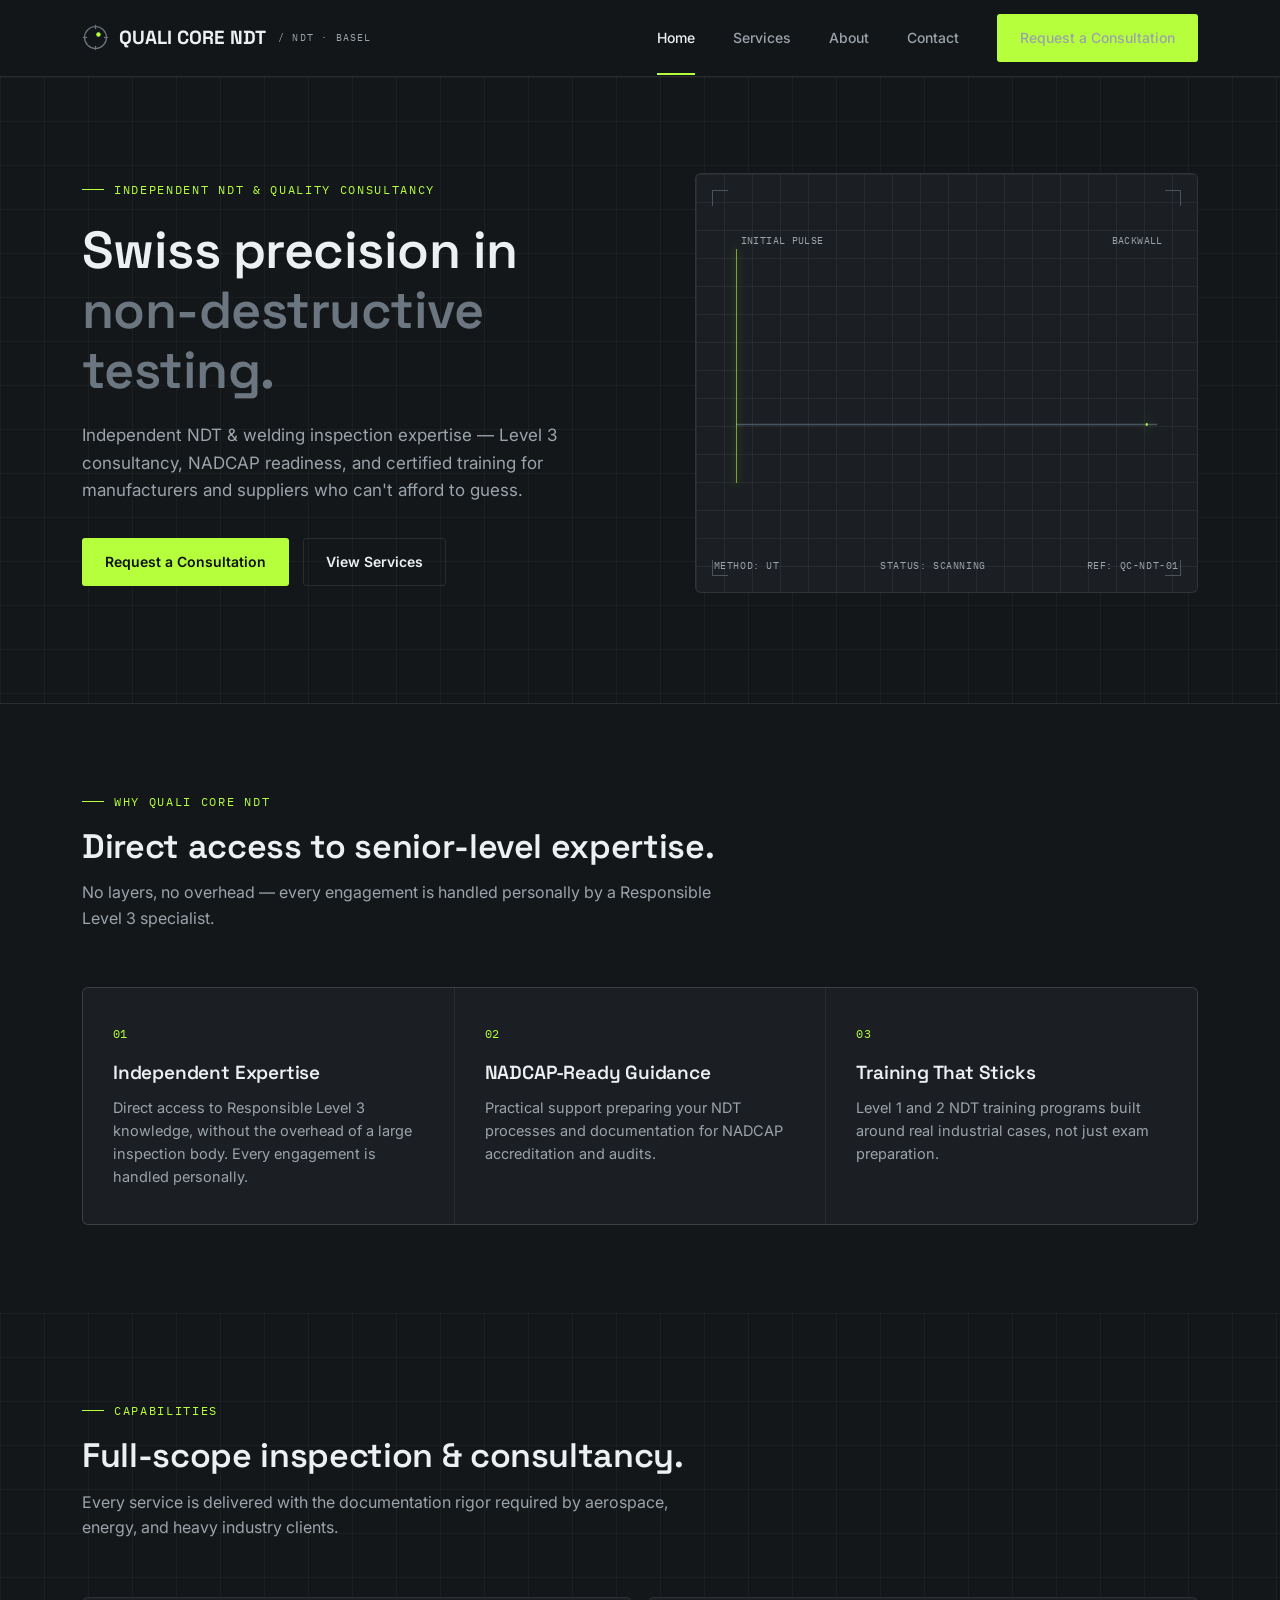
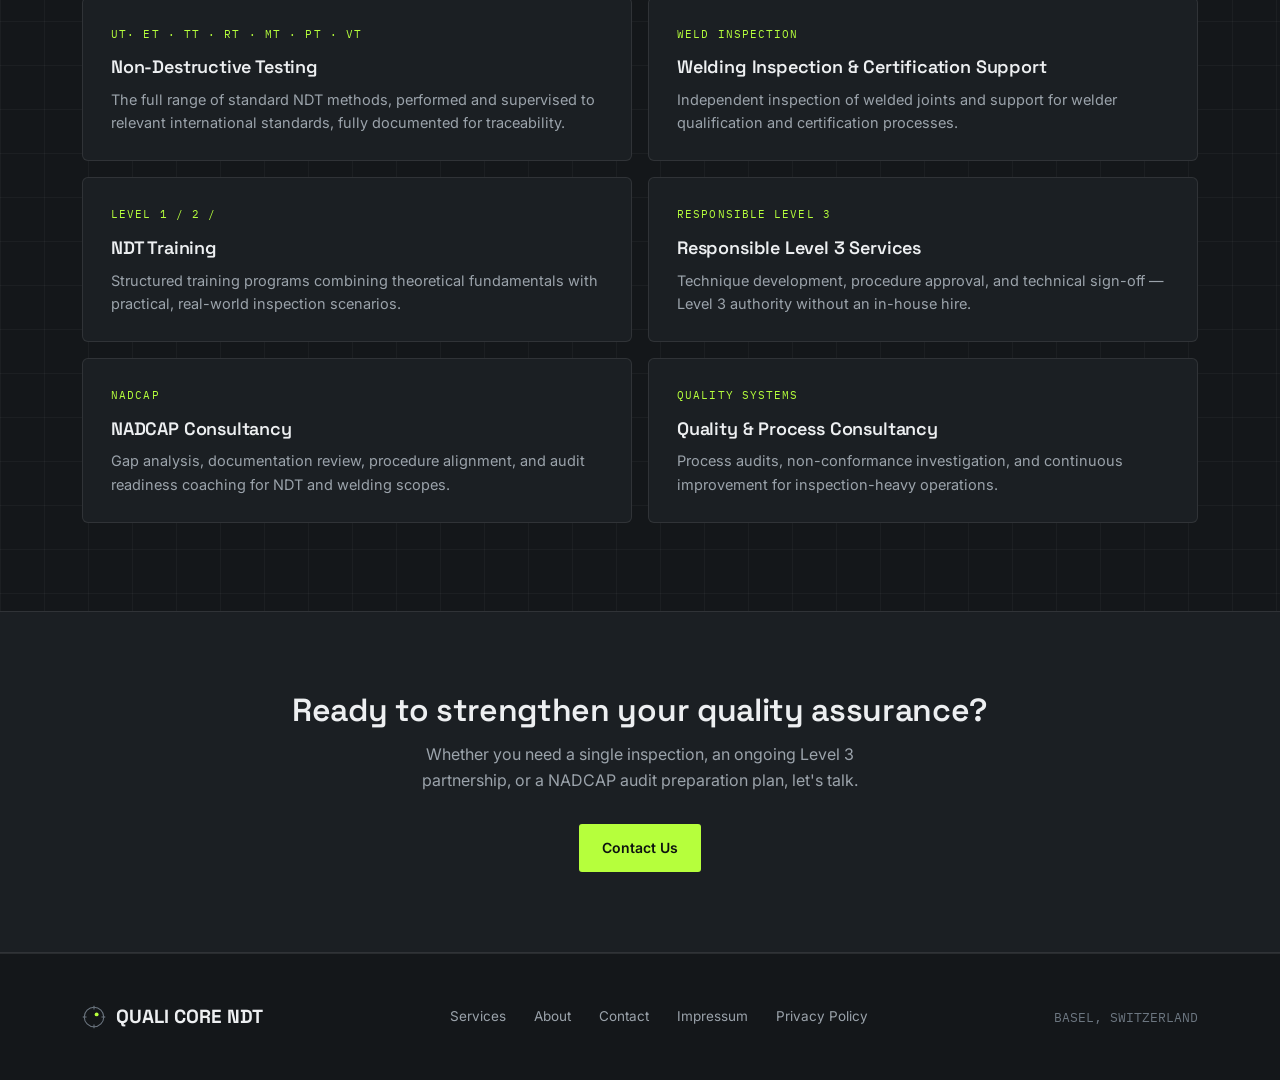
<file: index.html>
<!DOCTYPE html>
<html lang="en">
<head>
  <meta name="google-site-verification" content="TnJyUaphBiDFn_pZKr3tP6gdYuGs1Bc7Zbn0oc08zFM" />
<meta charset="UTF-8">
<meta name="viewport" content="width=device-width, initial-scale=1.0">
<title>QUALI CORE NDT | Independent NDT, Welding Inspection &amp; Level 3 Consultancy — Basel, Switzerland</title>
<meta name="description" content="Independent NDT inspection, welding certification support, Level 3 consultancy, and NADCAP readiness services based in Basel, Switzerland. Contact Onur Yeter for expert quality assurance.">
<link rel="icon" type="image/svg+xml" href="favicon.svg">
<link rel="stylesheet" href="styles.css">
</head>
<body>

<header class="site-header">
  <div class="wrap">
    <a href="index.html" class="logo"><svg class="logo-mark" viewBox="0 0 32 32" xmlns="http://www.w3.org/2000/svg"><circle cx="16" cy="16" r="13" fill="none" stroke="#6C7680" stroke-width="1.4"/><line x1="16" y1="1" x2="16" y2="6" stroke="#6C7680" stroke-width="1.4"/><line x1="16" y1="26" x2="16" y2="31" stroke="#6C7680" stroke-width="1.4"/><line x1="1" y1="16" x2="6" y2="16" stroke="#6C7680" stroke-width="1.4"/><line x1="26" y1="16" x2="31" y2="16" stroke="#6C7680" stroke-width="1.4"/><circle cx="19.5" cy="12.5" r="2.6" fill="#B6FF3C"/></svg>QUALI CORE NDT<span class="sub">/ NDT · BASEL</span></a>
    <nav class="main-nav">
      <a href="index.html" class="active">Home</a>
      <a href="services.html">Services</a>
      <a href="about.html">About</a>
      <a href="contact.html">Contact</a>
      <a href="contact.html" class="btn btn-primary">Request a Consultation</a>
    </nav>
    <button class="menu-toggle" aria-label="Menu">☰</button>
  </div>
</header>

<section class="hero blueprint">
  <div class="wrap">
    <div>
      <div class="eyebrow">INDEPENDENT NDT &amp; QUALITY CONSULTANCY</div>
      <h1>Swiss precision in<br><span class="line2">non-destructive testing.</span></h1>
      <p class="lede">Independent NDT &amp; welding inspection expertise — Level 3 consultancy, NADCAP readiness, and certified training for manufacturers and suppliers who can't afford to guess.</p>
      <div class="hero-ctas">
        <a href="contact.html" class="btn btn-primary">Request a Consultation</a>
        <a href="services.html" class="btn btn-outline">View Services</a>
      </div>
    </div>
    <div class="scan-panel">
      <div class="grid-bg"></div>
      <div class="corner tl"></div><div class="corner tr"></div>
      <div class="corner bl"></div><div class="corner br"></div>
      <div class="oscilloscope">
        <svg viewBox="0 0 400 160" preserveAspectRatio="none" style="width:100%;height:100%;overflow:visible">
          <line class="baseline" x1="0" y1="120" x2="400" y2="120"/>
          <path class="trace" pathLength="300"
            d="M10,120 L18,120 L23,12 L28,120 L120,120 L195,120 L202,62 L209,120 L340,120 L349,30 L358,120 L390,120"/>
        </svg>
        <div class="sweep-line"></div>
      </div>
      <span class="scan-tag ip mono">INITIAL PULSE</span>
      <span class="scan-tag flaw mono">FLAW ECHO · 0.4mm</span>
      <span class="scan-tag bw mono">BACKWALL</span>
      <div class="readout">
        <span>METHOD: UT</span>
        <span>STATUS: SCANNING</span>
        <span>REF: QC-NDT-01</span>
      </div>
    </div>
  </div>
</section>

<section>
  <div class="wrap">
    <div class="section-head">
      <div class="eyebrow">WHY QUALI CORE NDT</div>
      <h2>Direct access to senior-level expertise.</h2>
      <p>No layers, no overhead — every engagement is handled personally by a Responsible Level 3 specialist.</p>
    </div>
    <div class="features">
      <div class="feature">
        <span class="num mono">01</span>
        <h3>Independent Expertise</h3>
        <p>Direct access to Responsible Level 3 knowledge, without the overhead of a large inspection body. Every engagement is handled personally.</p>
      </div>
      <div class="feature">
        <span class="num mono">02</span>
        <h3>NADCAP-Ready Guidance</h3>
        <p>Practical support preparing your NDT processes and documentation for NADCAP accreditation and audits.</p>
      </div>
      <div class="feature">
        <span class="num mono">03</span>
        <h3>Training That Sticks</h3>
        <p>Level 1 and 2 NDT training programs built around real industrial cases, not just exam preparation.</p>
      </div>
    </div>
  </div>
</section>

<section class="blueprint">
  <div class="wrap">
    <div class="section-head">
      <div class="eyebrow">CAPABILITIES</div>
      <h2>Full-scope inspection &amp; consultancy.</h2>
      <p>Every service is delivered with the documentation rigor required by aerospace, energy, and heavy industry clients.</p>
    </div>
    <div class="services-grid">
      <div class="service-card">
        <span class="code mono">UT· ET · TT · RT · MT · PT · VT</span>
        <h3>Non-Destructive Testing</h3>
        <p>The full range of standard NDT methods, performed and supervised to relevant international standards, fully documented for traceability.</p>
      </div>
      <div class="service-card">
        <span class="code mono">WELD INSPECTION</span>
        <h3>Welding Inspection &amp; Certification Support</h3>
        <p>Independent inspection of welded joints and support for welder qualification and certification processes.</p>
      </div>
      <div class="service-card">
        <span class="code mono">LEVEL 1 / 2 / </span>
        <h3>NDT Training</h3>
        <p>Structured training programs combining theoretical fundamentals with practical, real-world inspection scenarios.</p>
      </div>
      <div class="service-card">
        <span class="code mono">RESPONSIBLE LEVEL 3</span>
        <h3>Responsible Level 3 Services</h3>
        <p>Technique development, procedure approval, and technical sign-off — Level 3 authority without an in-house hire.</p>
      </div>
      <div class="service-card">
        <span class="code mono">NADCAP</span>
        <h3>NADCAP Consultancy</h3>
        <p>Gap analysis, documentation review, procedure alignment, and audit readiness coaching for NDT and welding scopes.</p>
      </div>
      <div class="service-card">
        <span class="code mono">QUALITY SYSTEMS</span>
        <h3>Quality &amp; Process Consultancy</h3>
        <p>Process audits, non-conformance investigation, and continuous improvement for inspection-heavy operations.</p>
      </div>
    </div>
  </div>
</section>

<section class="cta-band">
  <div class="wrap">
    <h2>Ready to strengthen your quality assurance?</h2>
    <p>Whether you need a single inspection, an ongoing Level 3 partnership, or a NADCAP audit preparation plan, let's talk.</p>
    <a href="contact.html" class="btn btn-primary">Contact Us</a>
  </div>
</section>

<footer>
  <div class="wrap">
    <div class="logo"><svg class="logo-mark" viewBox="0 0 32 32" xmlns="http://www.w3.org/2000/svg"><circle cx="16" cy="16" r="13" fill="none" stroke="#6C7680" stroke-width="1.4"/><line x1="16" y1="1" x2="16" y2="6" stroke="#6C7680" stroke-width="1.4"/><line x1="16" y1="26" x2="16" y2="31" stroke="#6C7680" stroke-width="1.4"/><line x1="1" y1="16" x2="6" y2="16" stroke="#6C7680" stroke-width="1.4"/><line x1="26" y1="16" x2="31" y2="16" stroke="#6C7680" stroke-width="1.4"/><circle cx="19.5" cy="12.5" r="2.6" fill="#B6FF3C"/></svg>QUALI CORE NDT</div>
    <div class="foot-links">
      <a href="services.html">Services</a>
      <a href="about.html">About</a>
      <a href="contact.html">Contact</a>
      <a href="impressum.html">Impressum</a>
      <a href="privacy-policy.html">Privacy Policy</a>
    </div>
    <div class="copy">BASEL, SWITZERLAND</div>
  </div>
</footer>

<script src="script.js"></script>
</body>
</html>
</file>
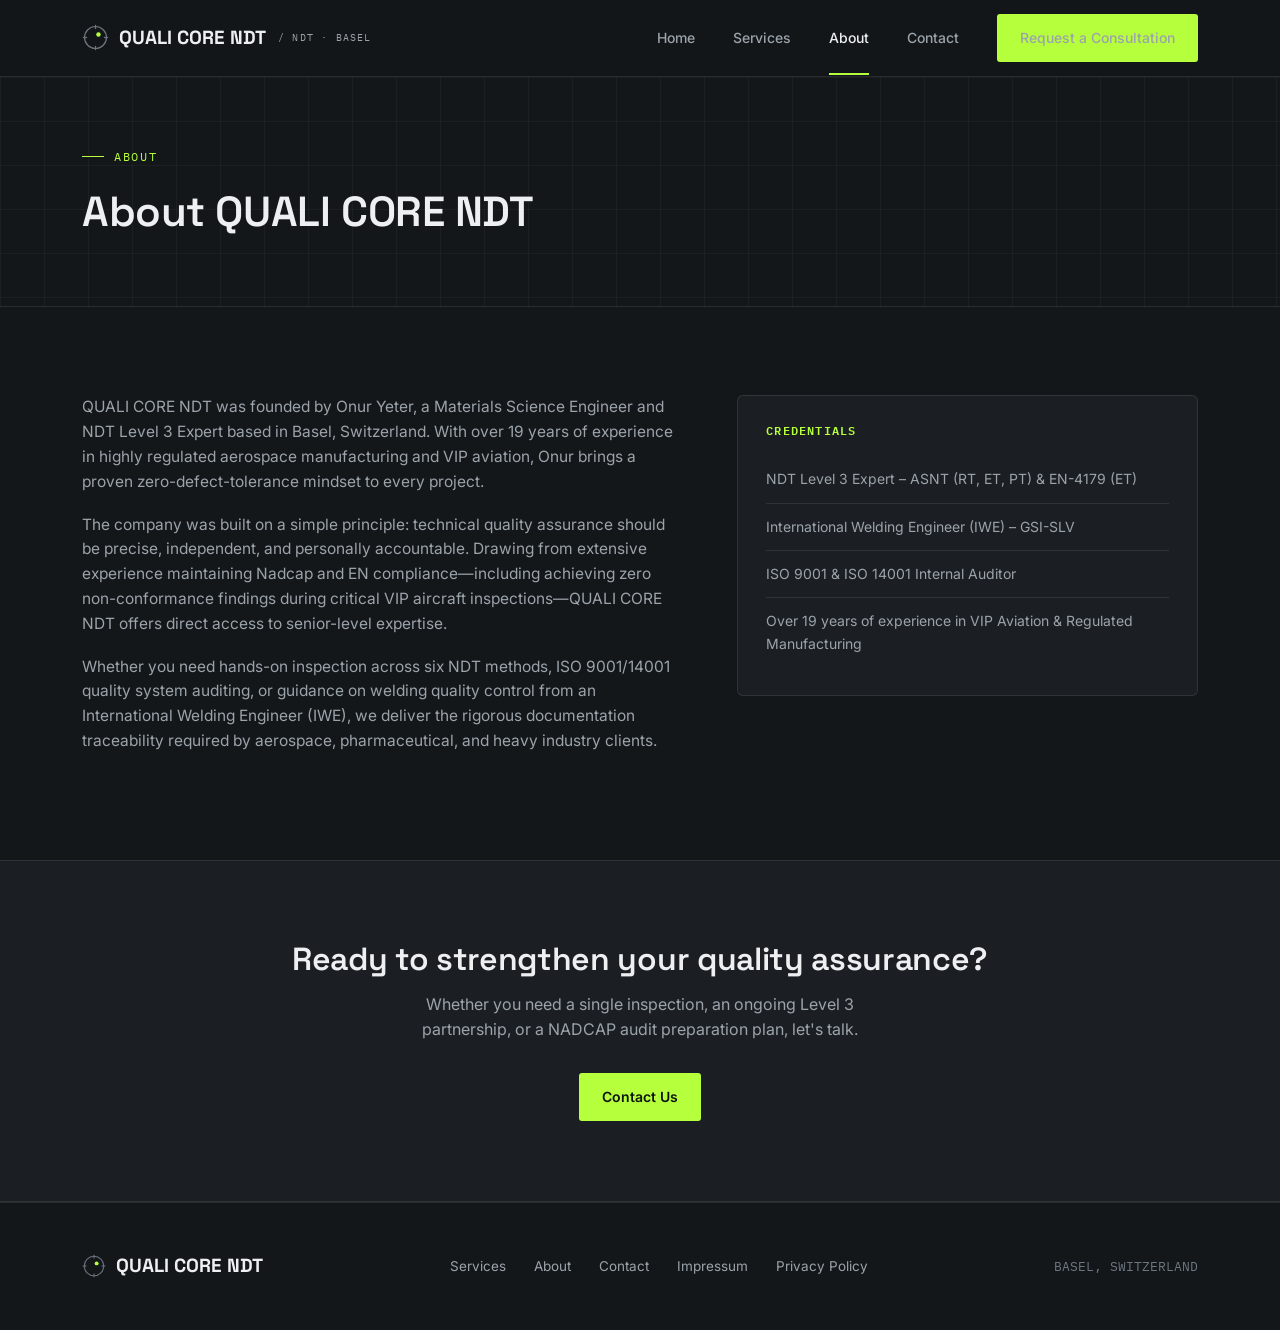
<file: about.html>
<!DOCTYPE html>
<html lang="en">
<head>
<meta charset="UTF-8">
<meta name="viewport" content="width=device-width, initial-scale=1.0">
<title>About QUALI CORE NDT | Responsible Level 3 NDT Specialist, Basel</title>
<meta name="description" content="Learn about Onur Yeter, Responsible Level 3 NDT specialist behind QUALI CORE NDT, providing independent inspection and quality consultancy in Switzerland.">
<link rel="icon" type="image/svg+xml" href="favicon.svg">
<link rel="stylesheet" href="styles.css">
</head>
<body>

<header class="site-header">
  <div class="wrap">
    <a href="index.html" class="logo"><svg class="logo-mark" viewBox="0 0 32 32" xmlns="http://www.w3.org/2000/svg"><circle cx="16" cy="16" r="13" fill="none" stroke="#6C7680" stroke-width="1.4"/><line x1="16" y1="1" x2="16" y2="6" stroke="#6C7680" stroke-width="1.4"/><line x1="16" y1="26" x2="16" y2="31" stroke="#6C7680" stroke-width="1.4"/><line x1="1" y1="16" x2="6" y2="16" stroke="#6C7680" stroke-width="1.4"/><line x1="26" y1="16" x2="31" y2="16" stroke="#6C7680" stroke-width="1.4"/><circle cx="19.5" cy="12.5" r="2.6" fill="#B6FF3C"/></svg>QUALI CORE NDT<span class="sub">/ NDT · BASEL</span></a>
    <nav class="main-nav">
      <a href="index.html">Home</a>
      <a href="services.html">Services</a>
      <a href="about.html" class="active">About</a>
      <a href="contact.html">Contact</a>
      <a href="contact.html" class="btn btn-primary">Request a Consultation</a>
    </nav>
    <button class="menu-toggle" aria-label="Menu">☰</button>
  </div>
</header>

<section class="page-hero blueprint">
  <div class="wrap">
    <div class="eyebrow">ABOUT</div>
    <h1>About QUALI CORE NDT</h1>
  </div>
</section>

<section>
  <div class="wrap">
    <div class="about-grid">
      <div>
        <p>QUALI CORE NDT was founded by Onur Yeter, a Materials Science Engineer and NDT Level 3 Expert based in Basel, Switzerland. With over 19 years of experience in highly regulated aerospace manufacturing and VIP aviation, Onur brings a proven zero-defect-tolerance mindset to every project.</p>
        <p>The company was built on a simple principle: technical quality assurance should be precise, independent, and personally accountable. Drawing from extensive experience maintaining Nadcap and EN compliance—including achieving zero non-conformance findings during critical VIP aircraft inspections—QUALI CORE NDT offers direct access to senior-level expertise.</p>
        <p>Whether you need hands-on inspection across six NDT methods, ISO 9001/14001 quality system auditing, or guidance on welding quality control from an International Welding Engineer (IWE), we deliver the rigorous documentation traceability required by aerospace, pharmaceutical, and heavy industry clients.</p>
      </div>
      <div class="credentials">
        <h3>Credentials</h3>
        <ul>
          <li>NDT Level 3 Expert – ASNT (RT, ET, PT) &amp; EN-4179 (ET)</li>
          <li>International Welding Engineer (IWE) – GSI-SLV</li>
          <li>ISO 9001 &amp; ISO 14001 Internal Auditor</li>
          <li>Over 19 years of experience in VIP Aviation &amp; Regulated Manufacturing</li>
        </ul>
      </div>
    </div>
  </div>
</section>

<section class="cta-band">
  <div class="wrap">
    <h2>Ready to strengthen your quality assurance?</h2>
    <p>Whether you need a single inspection, an ongoing Level 3 partnership, or a NADCAP audit preparation plan, let's talk.</p>
    <a href="contact.html" class="btn btn-primary">Contact Us</a>
  </div>
</section>

<footer>
  <div class="wrap">
    <div class="logo"><svg class="logo-mark" viewBox="0 0 32 32" xmlns="http://www.w3.org/2000/svg"><circle cx="16" cy="16" r="13" fill="none" stroke="#6C7680" stroke-width="1.4"/><line x1="16" y1="1" x2="16" y2="6" stroke="#6C7680" stroke-width="1.4"/><line x1="16" y1="26" x2="16" y2="31" stroke="#6C7680" stroke-width="1.4"/><line x1="1" y1="16" x2="6" y2="16" stroke="#6C7680" stroke-width="1.4"/><line x1="26" y1="16" x2="31" y2="16" stroke="#6C7680" stroke-width="1.4"/><circle cx="19.5" cy="12.5" r="2.6" fill="#B6FF3C"/></svg>QUALI CORE NDT</div>
    <div class="foot-links">
      <a href="services.html">Services</a>
      <a href="about.html">About</a>
      <a href="contact.html">Contact</a>
      <a href="impressum.html">Impressum</a>
      <a href="privacy-policy.html">Privacy Policy</a>
    </div>
    <div class="copy">BASEL, SWITZERLAND</div>
  </div>
</footer>

<script src="script.js"></script>
</body>
</html>
</file>
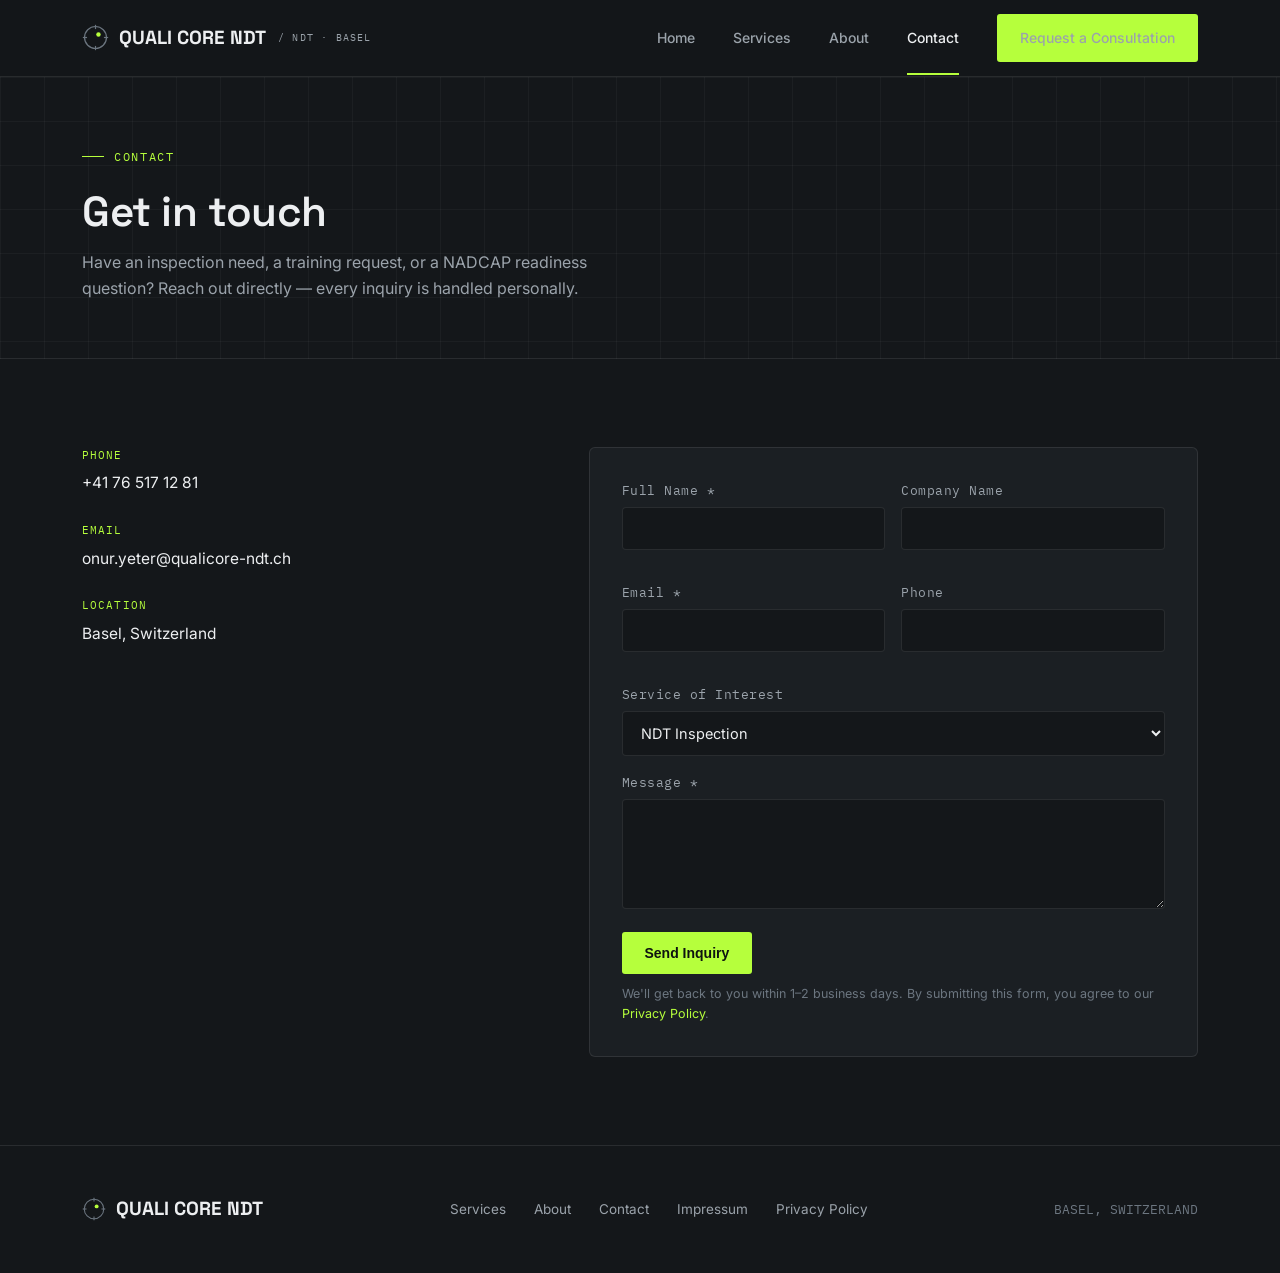
<file: contact.html>
<!DOCTYPE html>

<html lang="en">

<head>

<meta charset="UTF-8">

<meta name="viewport" content="width=device-width, initial-scale=1.0">

<title>Contact QUALI CORE NDT | NDT &amp; Welding Inspection Services, Basel</title>

<meta name="description" content="Contact QUALI CORE NDT for NDT inspection, welding certification support, training, and NADCAP consultancy. Based in Basel, Switzerland.">

<link rel="icon" type="image/svg+xml" href="favicon.svg">
<link rel="stylesheet" href="styles.css">

</head>

<body>



<header class="site-header">

  <div class="wrap">

    <a href="index.html" class="logo"><svg class="logo-mark" viewBox="0 0 32 32" xmlns="http://www.w3.org/2000/svg"><circle cx="16" cy="16" r="13" fill="none" stroke="#6C7680" stroke-width="1.4"/><line x1="16" y1="1" x2="16" y2="6" stroke="#6C7680" stroke-width="1.4"/><line x1="16" y1="26" x2="16" y2="31" stroke="#6C7680" stroke-width="1.4"/><line x1="1" y1="16" x2="6" y2="16" stroke="#6C7680" stroke-width="1.4"/><line x1="26" y1="16" x2="31" y2="16" stroke="#6C7680" stroke-width="1.4"/><circle cx="19.5" cy="12.5" r="2.6" fill="#B6FF3C"/></svg>QUALI CORE NDT<span class="sub">/ NDT · BASEL</span></a>

    <nav class="main-nav">

      <a href="index.html">Home</a>

      <a href="services.html">Services</a>

      <a href="about.html">About</a>

      <a href="contact.html" class="active">Contact</a>

      <a href="contact.html" class="btn btn-primary">Request a Consultation</a>

    </nav>

    <button class="menu-toggle" aria-label="Menu">☰</button>

  </div>

</header>



<section class="page-hero blueprint">

  <div class="wrap">

    <div class="eyebrow">CONTACT</div>

    <h1>Get in touch</h1>

    <p>Have an inspection need, a training request, or a NADCAP readiness question? Reach out directly — every inquiry is handled personally.</p>

  </div>

</section>



<section>

  <div class="wrap">

    <div class="contact-grid">

      <div class="contact-info">

        <div class="item">

          <span class="label">PHONE</span>

          <span class="value">+41 76 517 12 81</span>

        </div>

        <div class="item">

          <span class="label">EMAIL</span>

          <span class="value">onur.yeter@qualicore-ndt.ch</span>

        </div>

        <div class="item">

          <span class="label">LOCATION</span>

          <span class="value">Basel, Switzerland</span>

        </div>

      </div>



      <form class="inquiry" action="https://formspree.io/f/xaqrnbwn" method="POST">

        <div class="form-row">

          <div class="field">

            <label for="name">Full Name *</label>

            <input type="text" id="name" name="name" required>

          </div>

          <div class="field">

            <label for="company">Company Name</label>

            <input type="text" id="company" name="company">

          </div>

        </div>

        <div class="form-row">

          <div class="field">

            <label for="email">Email *</label>

            <input type="email" id="email" name="email" required>

          </div>

          <div class="field">

            <label for="phone">Phone</label>

            <input type="tel" id="phone" name="phone">

          </div>

        </div>

        <div class="field">

          <label for="service">Service of Interest</label>

          <select id="service" name="service">

            <option>NDT Inspection</option>

            <option>Welding Inspection</option>

            <option>NDT Training</option>

            <option>Responsible Level 3</option>

            <option>NADCAP Consultancy</option>

            <option>Quality Consultancy</option>

            <option>Other</option>

          </select>

        </div>

        <div class="field">

          <label for="message">Message *</label>

          <textarea id="message" name="message" required></textarea>

        </div>

        <button type="submit" class="btn btn-primary">Send Inquiry</button>

        <p class="form-note">We'll get back to you within 1–2 business days. By submitting this form, you agree to our <a href="privacy-policy.html" style="color:var(--accent)">Privacy Policy</a>.</p>

      </form>

    </div>

  </div>

</section>



<footer>

  <div class="wrap">

    <div class="logo"><svg class="logo-mark" viewBox="0 0 32 32" xmlns="http://www.w3.org/2000/svg"><circle cx="16" cy="16" r="13" fill="none" stroke="#6C7680" stroke-width="1.4"/><line x1="16" y1="1" x2="16" y2="6" stroke="#6C7680" stroke-width="1.4"/><line x1="16" y1="26" x2="16" y2="31" stroke="#6C7680" stroke-width="1.4"/><line x1="1" y1="16" x2="6" y2="16" stroke="#6C7680" stroke-width="1.4"/><line x1="26" y1="16" x2="31" y2="16" stroke="#6C7680" stroke-width="1.4"/><circle cx="19.5" cy="12.5" r="2.6" fill="#B6FF3C"/></svg>QUALI CORE NDT</div>

    <div class="foot-links">

      <a href="services.html">Services</a>

      <a href="about.html">About</a>

      <a href="contact.html">Contact</a>

      <a href="impressum.html">Impressum</a>
      <a href="privacy-policy.html">Privacy Policy</a>

    </div>

    <div class="copy">BASEL, SWITZERLAND</div>

  </div>

</footer>



<script src="script.js"></script>

</body>

</html>
</file>
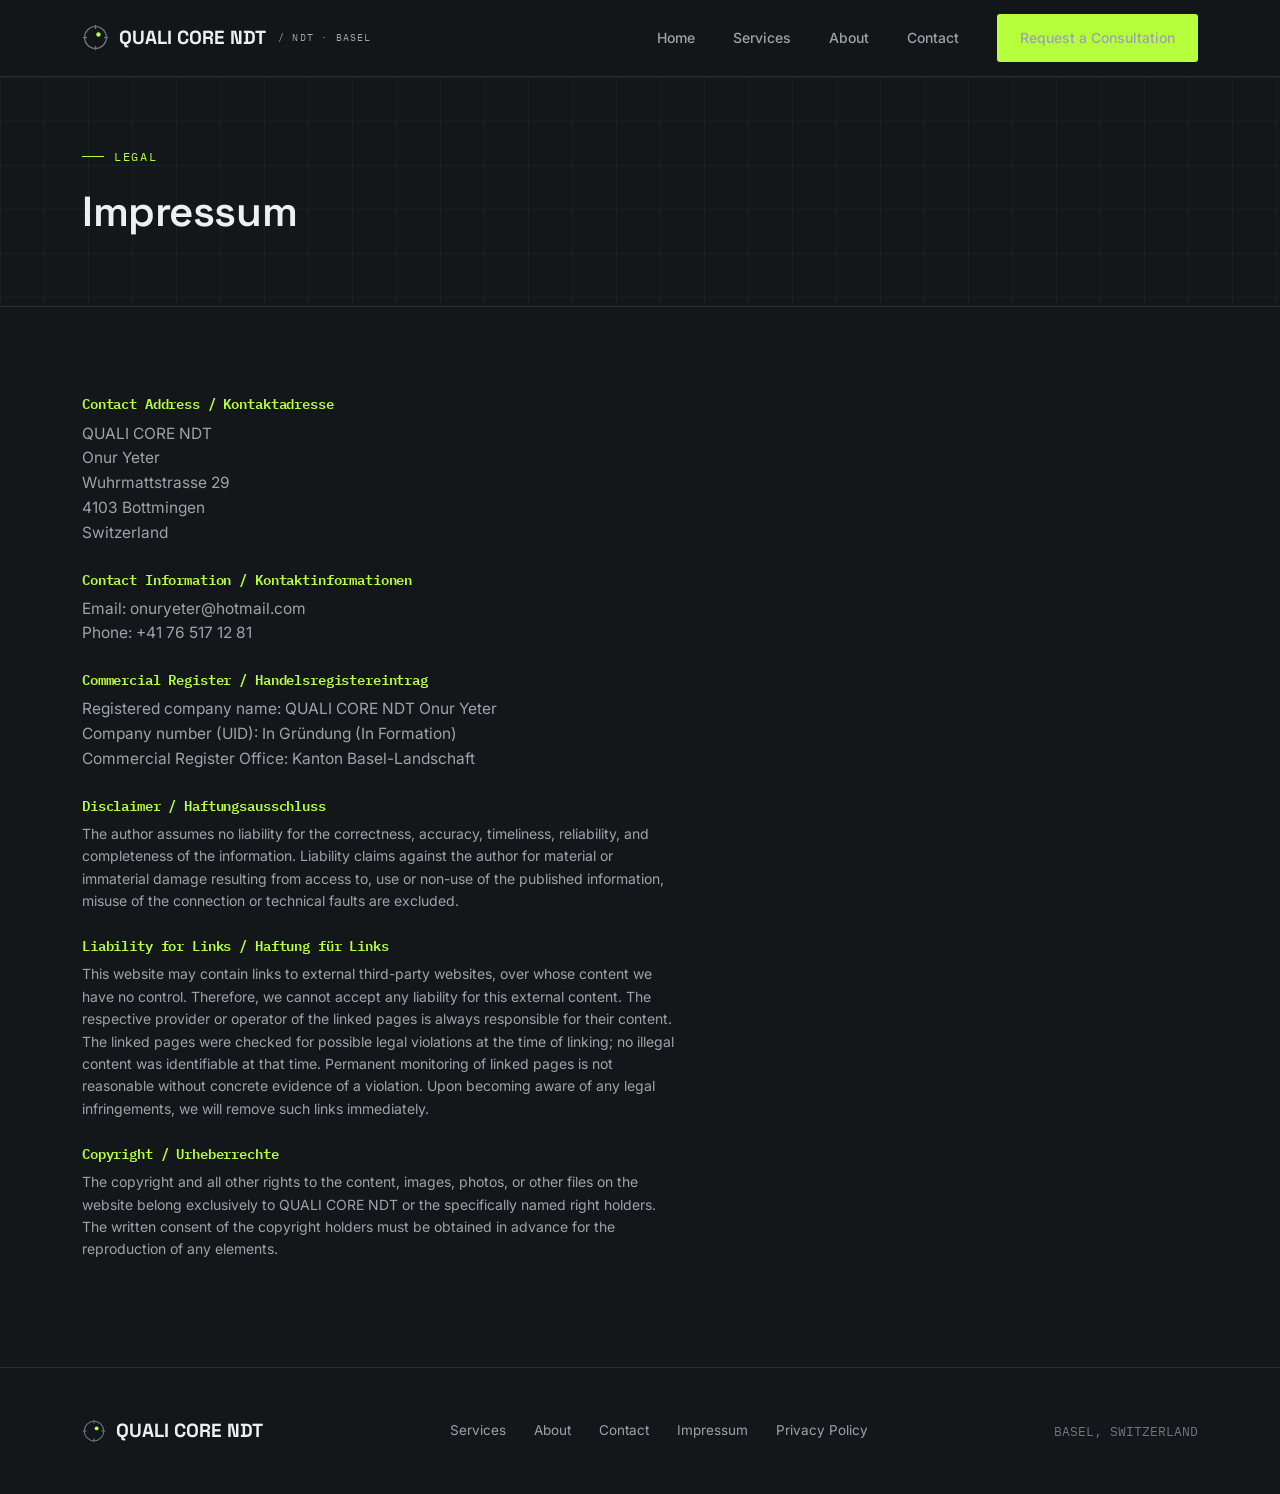
<file: impressum.html>
<!DOCTYPE html>
<html lang="en">
<head>
<meta charset="UTF-8">
<meta name="viewport" content="width=device-width, initial-scale=1.0">
<title>Impressum | QUALI CORE NDT</title>
<meta name="description" content="Legal notice and Impressum for QUALI CORE NDT, Basel, Switzerland.">
<link rel="icon" type="image/svg+xml" href="favicon.svg">
<link rel="stylesheet" href="styles.css">
</head>
<body>

<header class="site-header">
  <div class="wrap">
    <a href="index.html" class="logo"><svg class="logo-mark" viewBox="0 0 32 32" xmlns="http://www.w3.org/2000/svg"><circle cx="16" cy="16" r="13" fill="none" stroke="#6C7680" stroke-width="1.4"/><line x1="16" y1="1" x2="16" y2="6" stroke="#6C7680" stroke-width="1.4"/><line x1="16" y1="26" x2="16" y2="31" stroke="#6C7680" stroke-width="1.4"/><line x1="1" y1="16" x2="6" y2="16" stroke="#6C7680" stroke-width="1.4"/><line x1="26" y1="16" x2="31" y2="16" stroke="#6C7680" stroke-width="1.4"/><circle cx="19.5" cy="12.5" r="2.6" fill="#B6FF3C"/></svg>QUALI CORE NDT<span class="sub">/ NDT · BASEL</span></a>
    <nav class="main-nav">
      <a href="index.html">Home</a>
      <a href="services.html">Services</a>
      <a href="about.html">About</a>
      <a href="contact.html">Contact</a>
      <a href="contact.html" class="btn btn-primary">Request a Consultation</a>
    </nav>
    <button class="menu-toggle" aria-label="Menu">☰</button>
  </div>
</header>

<section class="page-hero blueprint">
  <div class="wrap">
    <div class="eyebrow">LEGAL</div>
    <h1>Impressum</h1>
  </div>
</section>

<section>
  <div class="wrap">
    <div class="about-grid">
      <div>
        <h3 style="color: var(--accent); font-family: 'IBM Plex Mono', monospace; font-size: 14px; margin-bottom: 10px;">Contact Address / Kontaktadresse</h3>
        <p>
          QUALI CORE NDT<br>
          Onur Yeter<br>
          Wuhrmattstrasse 29<br>
          4103 Bottmingen<br>
          Switzerland
        </p>

        <h3 style="color: var(--accent); font-family: 'IBM Plex Mono', monospace; font-size: 14px; margin-top: 25px; margin-bottom: 10px;">Contact Information / Kontaktinformationen</h3>
        <p>
          Email: onuryeter@hotmail.com<br>
          Phone: +41 76 517 12 81
        </p>

        <h3 style="color: var(--accent); font-family: 'IBM Plex Mono', monospace; font-size: 14px; margin-top: 25px; margin-bottom: 10px;">Commercial Register / Handelsregistereintrag</h3>
        <p>
          Registered company name: QUALI CORE NDT Onur Yeter<br>
          Company number (UID): In Gründung (In Formation)<br>
          Commercial Register Office: Kanton Basel-Landschaft
        </p>

        <h3 style="color: var(--accent); font-family: 'IBM Plex Mono', monospace; font-size: 14px; margin-top: 25px; margin-bottom: 10px;">Disclaimer / Haftungsausschluss</h3>
        <p style="font-size: 14px;">
          The author assumes no liability for the correctness, accuracy, timeliness, reliability, and completeness of the information. Liability claims against the author for material or immaterial damage resulting from access to, use or non-use of the published information, misuse of the connection or technical faults are excluded.
        </p>

        <h3 style="color: var(--accent); font-family: 'IBM Plex Mono', monospace; font-size: 14px; margin-top: 25px; margin-bottom: 10px;">Liability for Links / Haftung für Links</h3>
        <p style="font-size: 14px;">
          This website may contain links to external third-party websites, over whose content we have no control. Therefore, we cannot accept any liability for this external content. The respective provider or operator of the linked pages is always responsible for their content. The linked pages were checked for possible legal violations at the time of linking; no illegal content was identifiable at that time. Permanent monitoring of linked pages is not reasonable without concrete evidence of a violation. Upon becoming aware of any legal infringements, we will remove such links immediately.
        </p>

        <h3 style="color: var(--accent); font-family: 'IBM Plex Mono', monospace; font-size: 14px; margin-top: 25px; margin-bottom: 10px;">Copyright / Urheberrechte</h3>
        <p style="font-size: 14px;">
          The copyright and all other rights to the content, images, photos, or other files on the website belong exclusively to QUALI CORE NDT or the specifically named right holders. The written consent of the copyright holders must be obtained in advance for the reproduction of any elements.
        </p>
      </div>
    </div>
  </div>
</section>

<footer>
  <div class="wrap">
    <div class="logo"><svg class="logo-mark" viewBox="0 0 32 32" xmlns="http://www.w3.org/2000/svg"><circle cx="16" cy="16" r="13" fill="none" stroke="#6C7680" stroke-width="1.4"/><line x1="16" y1="1" x2="16" y2="6" stroke="#6C7680" stroke-width="1.4"/><line x1="16" y1="26" x2="16" y2="31" stroke="#6C7680" stroke-width="1.4"/><line x1="1" y1="16" x2="6" y2="16" stroke="#6C7680" stroke-width="1.4"/><line x1="26" y1="16" x2="31" y2="16" stroke="#6C7680" stroke-width="1.4"/><circle cx="19.5" cy="12.5" r="2.6" fill="#B6FF3C"/></svg>QUALI CORE NDT</div>
    <div class="foot-links">
      <a href="services.html">Services</a>
      <a href="about.html">About</a>
      <a href="contact.html">Contact</a>
      <a href="impressum.html">Impressum</a>
      <a href="privacy-policy.html">Privacy Policy</a>
    </div>
    <div class="copy">BASEL, SWITZERLAND</div>
  </div>
</footer>

<script src="script.js"></script>
</body>
</html>
</file>
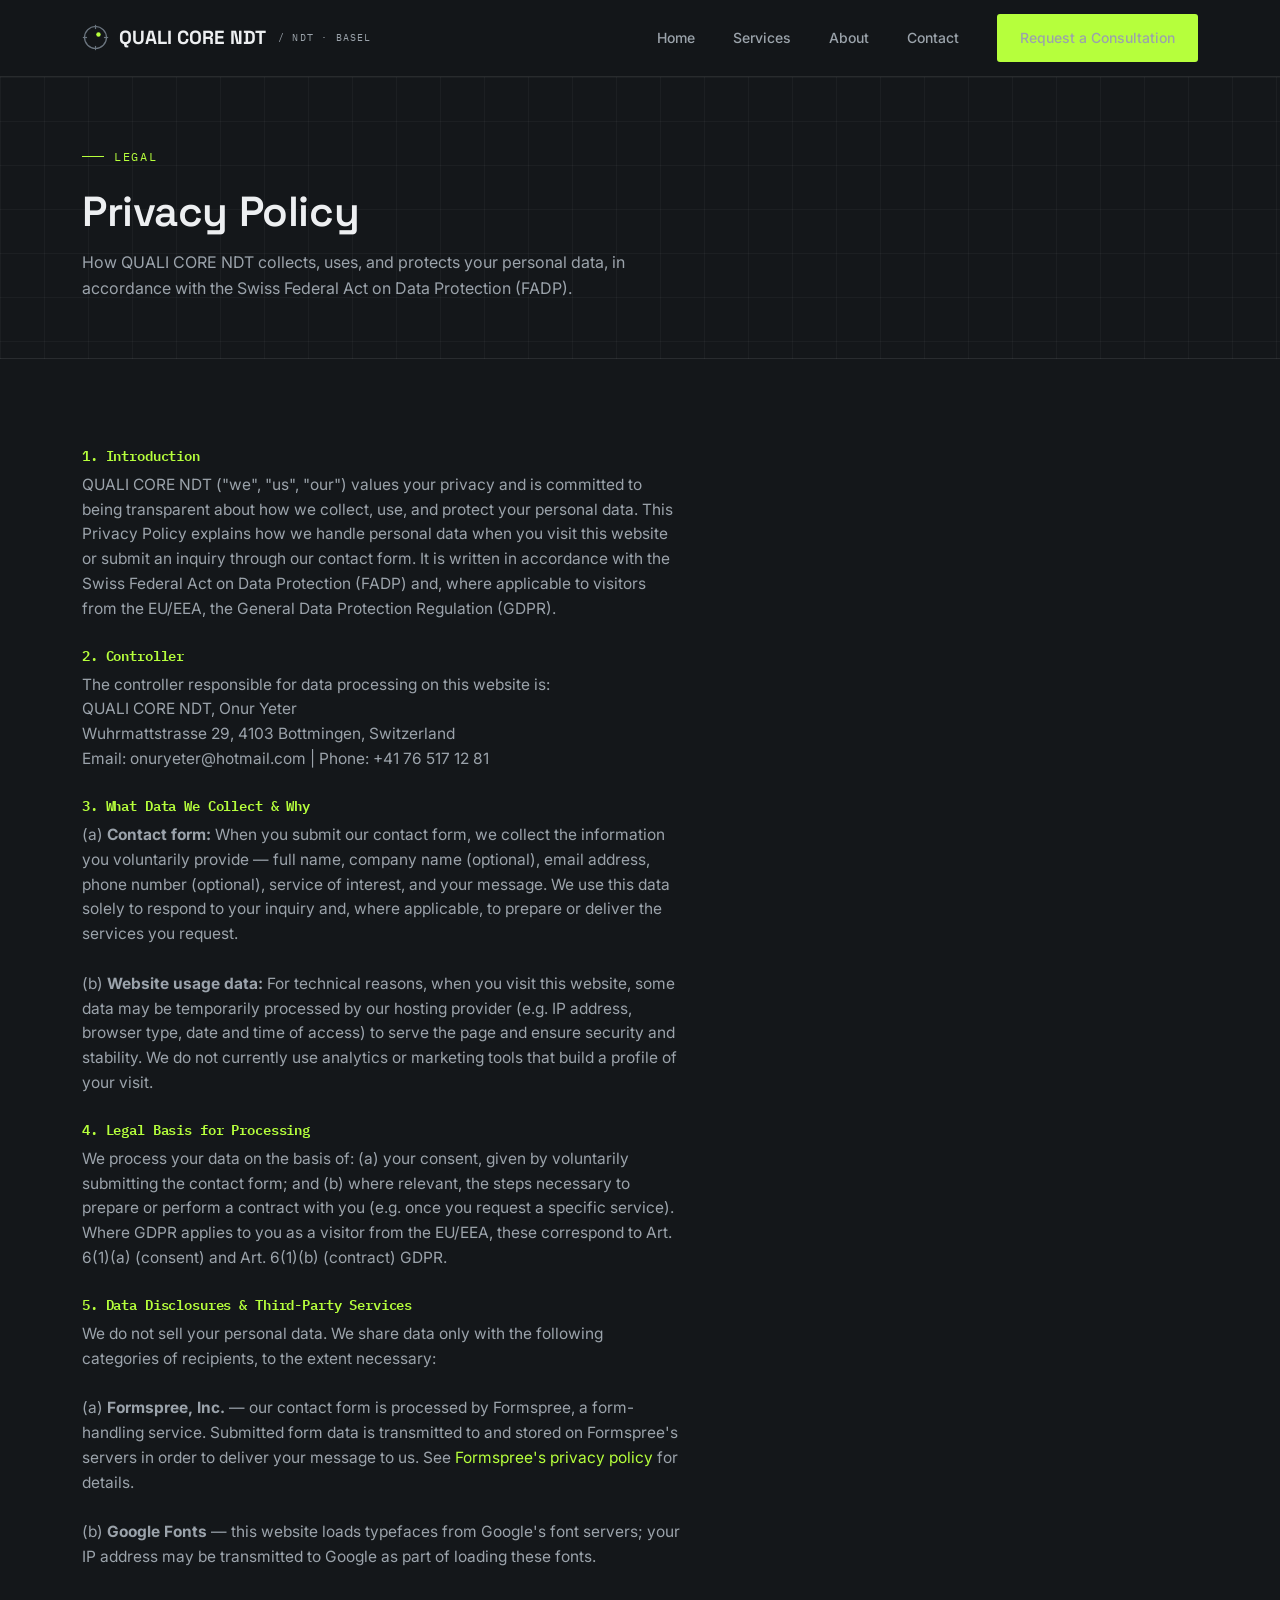
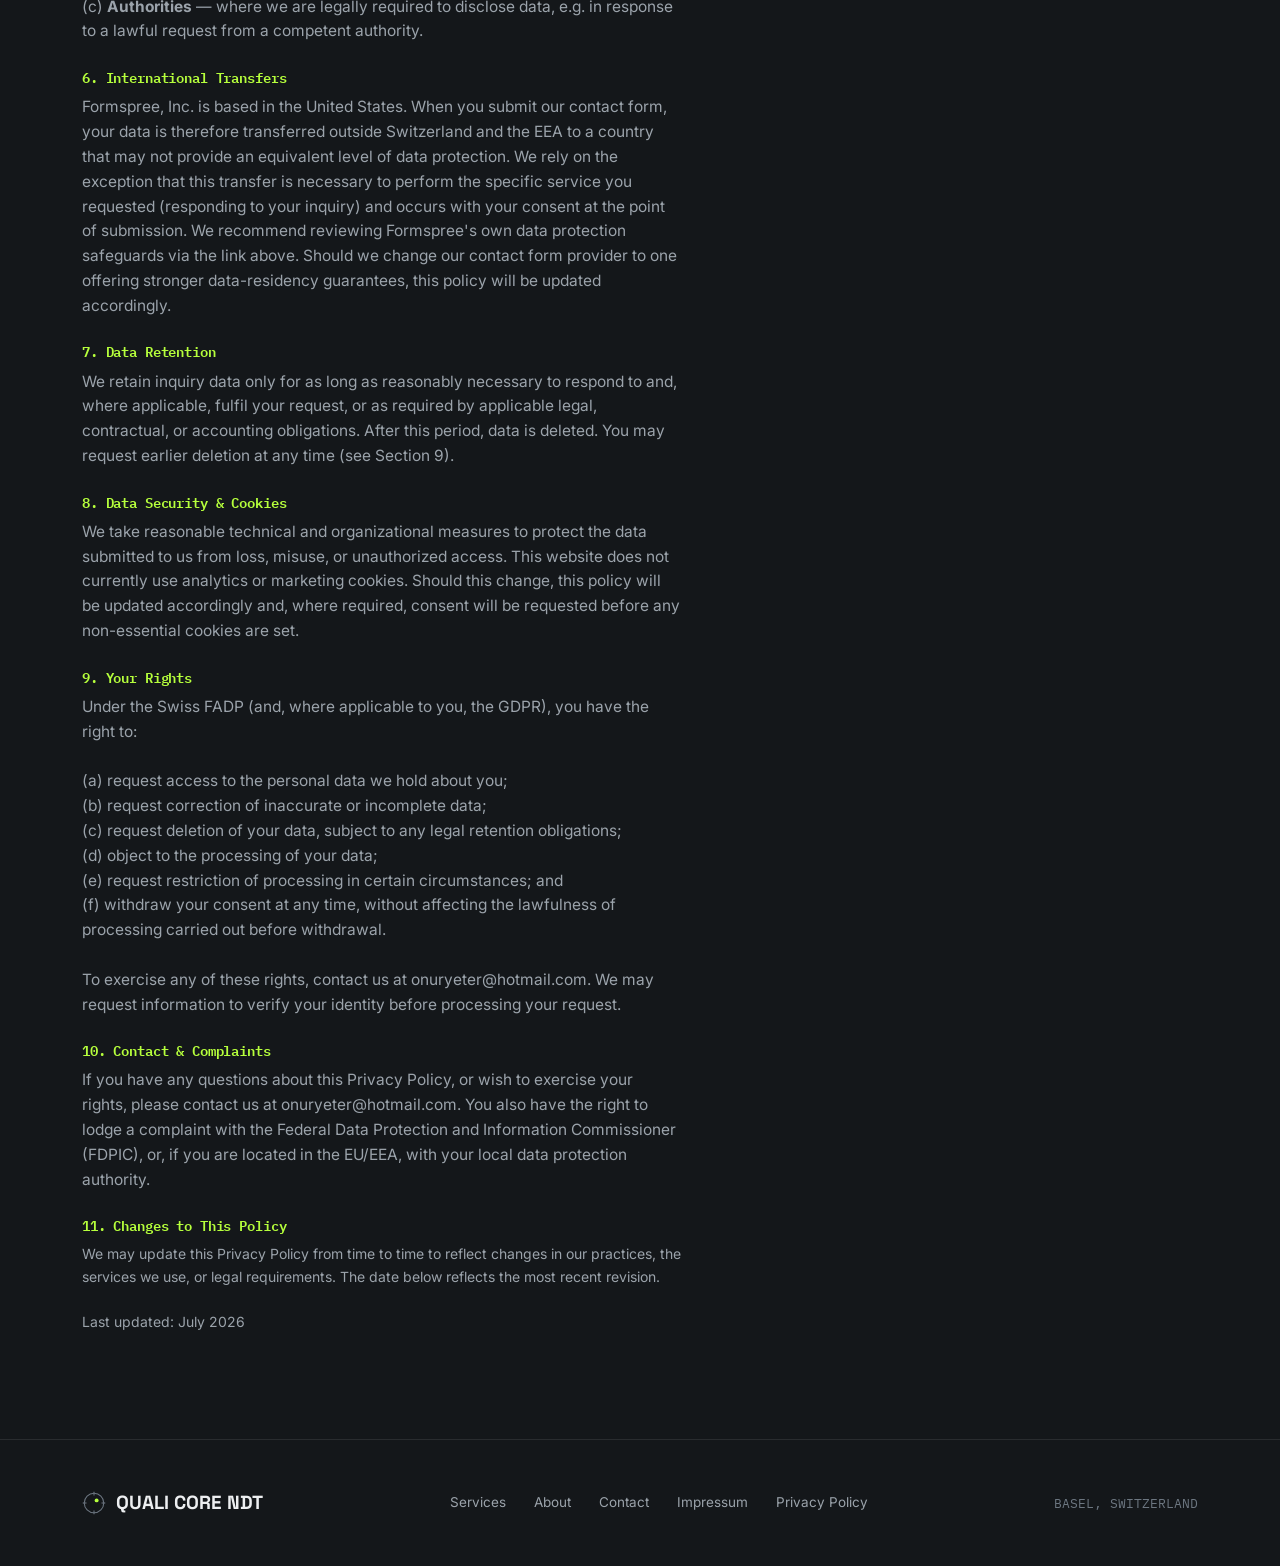
<file: privacy-policy.html>
<!DOCTYPE html>
<html lang="en">
<head>
<meta charset="UTF-8">
<meta name="viewport" content="width=device-width, initial-scale=1.0">
<title>Privacy Policy | QUALI CORE NDT</title>
<meta name="description" content="Privacy policy and data protection information for QUALI CORE NDT, Basel, Switzerland.">
<link rel="icon" type="image/svg+xml" href="favicon.svg">
<link rel="stylesheet" href="styles.css">
</head>
<body>

<header class="site-header">
  <div class="wrap">
    <a href="index.html" class="logo"><svg class="logo-mark" viewBox="0 0 32 32" xmlns="http://www.w3.org/2000/svg"><circle cx="16" cy="16" r="13" fill="none" stroke="#6C7680" stroke-width="1.4"/><line x1="16" y1="1" x2="16" y2="6" stroke="#6C7680" stroke-width="1.4"/><line x1="16" y1="26" x2="16" y2="31" stroke="#6C7680" stroke-width="1.4"/><line x1="1" y1="16" x2="6" y2="16" stroke="#6C7680" stroke-width="1.4"/><line x1="26" y1="16" x2="31" y2="16" stroke="#6C7680" stroke-width="1.4"/><circle cx="19.5" cy="12.5" r="2.6" fill="#B6FF3C"/></svg>QUALI CORE NDT<span class="sub">/ NDT · BASEL</span></a>
    <nav class="main-nav">
      <a href="index.html">Home</a>
      <a href="services.html">Services</a>
      <a href="about.html">About</a>
      <a href="contact.html">Contact</a>
      <a href="contact.html" class="btn btn-primary">Request a Consultation</a>
    </nav>
    <button class="menu-toggle" aria-label="Menu">☰</button>
  </div>
</header>

<section class="page-hero blueprint">
  <div class="wrap">
    <div class="eyebrow">LEGAL</div>
    <h1>Privacy Policy</h1>
    <p>How QUALI CORE NDT collects, uses, and protects your personal data, in accordance with the Swiss Federal Act on Data Protection (FADP).</p>
  </div>
</section>

<section>
  <div class="wrap">
    <div class="about-grid">
      <div>

        <h3 style="color: var(--accent); font-family: 'IBM Plex Mono', monospace; font-size: 14px; margin-bottom: 10px;">1. Introduction</h3>
        <p>
          QUALI CORE NDT ("we", "us", "our") values your privacy and is committed to being transparent about how we collect, use, and protect your personal data. This Privacy Policy explains how we handle personal data when you visit this website or submit an inquiry through our contact form. It is written in accordance with the Swiss Federal Act on Data Protection (FADP) and, where applicable to visitors from the EU/EEA, the General Data Protection Regulation (GDPR).
        </p>

        <h3 style="color: var(--accent); font-family: 'IBM Plex Mono', monospace; font-size: 14px; margin-top: 25px; margin-bottom: 10px;">2. Controller</h3>
        <p>
          The controller responsible for data processing on this website is:<br>
          QUALI CORE NDT, Onur Yeter<br>
          Wuhrmattstrasse 29, 4103 Bottmingen, Switzerland<br>
          Email: onuryeter@hotmail.com | Phone: +41 76 517 12 81
        </p>

        <h3 style="color: var(--accent); font-family: 'IBM Plex Mono', monospace; font-size: 14px; margin-top: 25px; margin-bottom: 10px;">3. What Data We Collect &amp; Why</h3>
        <p>
          (a) <strong>Contact form:</strong> When you submit our contact form, we collect the information you voluntarily provide — full name, company name (optional), email address, phone number (optional), service of interest, and your message. We use this data solely to respond to your inquiry and, where applicable, to prepare or deliver the services you request.<br><br>
          (b) <strong>Website usage data:</strong> For technical reasons, when you visit this website, some data may be temporarily processed by our hosting provider (e.g. IP address, browser type, date and time of access) to serve the page and ensure security and stability. We do not currently use analytics or marketing tools that build a profile of your visit.
        </p>

        <h3 style="color: var(--accent); font-family: 'IBM Plex Mono', monospace; font-size: 14px; margin-top: 25px; margin-bottom: 10px;">4. Legal Basis for Processing</h3>
        <p>
          We process your data on the basis of: (a) your consent, given by voluntarily submitting the contact form; and (b) where relevant, the steps necessary to prepare or perform a contract with you (e.g. once you request a specific service). Where GDPR applies to you as a visitor from the EU/EEA, these correspond to Art. 6(1)(a) (consent) and Art. 6(1)(b) (contract) GDPR.
        </p>

        <h3 style="color: var(--accent); font-family: 'IBM Plex Mono', monospace; font-size: 14px; margin-top: 25px; margin-bottom: 10px;">5. Data Disclosures &amp; Third-Party Services</h3>
        <p>
          We do not sell your personal data. We share data only with the following categories of recipients, to the extent necessary:<br><br>
          (a) <strong>Formspree, Inc.</strong> — our contact form is processed by Formspree, a form-handling service. Submitted form data is transmitted to and stored on Formspree's servers in order to deliver your message to us. See <a href="https://formspree.io/legal/privacy-policy" style="color:var(--accent)">Formspree's privacy policy</a> for details.<br><br>
          (b) <strong>Google Fonts</strong> — this website loads typefaces from Google's font servers; your IP address may be transmitted to Google as part of loading these fonts.<br><br>
          (c) <strong>Authorities</strong> — where we are legally required to disclose data, e.g. in response to a lawful request from a competent authority.
        </p>

        <h3 style="color: var(--accent); font-family: 'IBM Plex Mono', monospace; font-size: 14px; margin-top: 25px; margin-bottom: 10px;">6. International Transfers</h3>
        <p>
          Formspree, Inc. is based in the United States. When you submit our contact form, your data is therefore transferred outside Switzerland and the EEA to a country that may not provide an equivalent level of data protection. We rely on the exception that this transfer is necessary to perform the specific service you requested (responding to your inquiry) and occurs with your consent at the point of submission. We recommend reviewing Formspree's own data protection safeguards via the link above. Should we change our contact form provider to one offering stronger data-residency guarantees, this policy will be updated accordingly.
        </p>

        <h3 style="color: var(--accent); font-family: 'IBM Plex Mono', monospace; font-size: 14px; margin-top: 25px; margin-bottom: 10px;">7. Data Retention</h3>
        <p>
          We retain inquiry data only for as long as reasonably necessary to respond to and, where applicable, fulfil your request, or as required by applicable legal, contractual, or accounting obligations. After this period, data is deleted. You may request earlier deletion at any time (see Section 9).
        </p>

        <h3 style="color: var(--accent); font-family: 'IBM Plex Mono', monospace; font-size: 14px; margin-top: 25px; margin-bottom: 10px;">8. Data Security &amp; Cookies</h3>
        <p>
          We take reasonable technical and organizational measures to protect the data submitted to us from loss, misuse, or unauthorized access. This website does not currently use analytics or marketing cookies. Should this change, this policy will be updated accordingly and, where required, consent will be requested before any non-essential cookies are set.
        </p>

        <h3 style="color: var(--accent); font-family: 'IBM Plex Mono', monospace; font-size: 14px; margin-top: 25px; margin-bottom: 10px;">9. Your Rights</h3>
        <p>
          Under the Swiss FADP (and, where applicable to you, the GDPR), you have the right to:<br><br>
          (a) request access to the personal data we hold about you;<br>
          (b) request correction of inaccurate or incomplete data;<br>
          (c) request deletion of your data, subject to any legal retention obligations;<br>
          (d) object to the processing of your data;<br>
          (e) request restriction of processing in certain circumstances; and<br>
          (f) withdraw your consent at any time, without affecting the lawfulness of processing carried out before withdrawal.<br><br>
          To exercise any of these rights, contact us at onuryeter@hotmail.com. We may request information to verify your identity before processing your request.
        </p>

        <h3 style="color: var(--accent); font-family: 'IBM Plex Mono', monospace; font-size: 14px; margin-top: 25px; margin-bottom: 10px;">10. Contact &amp; Complaints</h3>
        <p>
          If you have any questions about this Privacy Policy, or wish to exercise your rights, please contact us at onuryeter@hotmail.com. You also have the right to lodge a complaint with the Federal Data Protection and Information Commissioner (FDPIC), or, if you are located in the EU/EEA, with your local data protection authority.
        </p>

        <h3 style="color: var(--accent); font-family: 'IBM Plex Mono', monospace; font-size: 14px; margin-top: 25px; margin-bottom: 10px;">11. Changes to This Policy</h3>
        <p style="font-size: 14px;">
          We may update this Privacy Policy from time to time to reflect changes in our practices, the services we use, or legal requirements. The date below reflects the most recent revision.<br><br>
          Last updated: July 2026
        </p>

      </div>
    </div>
  </div>
</section>

<footer>
  <div class="wrap">
    <div class="logo"><svg class="logo-mark" viewBox="0 0 32 32" xmlns="http://www.w3.org/2000/svg"><circle cx="16" cy="16" r="13" fill="none" stroke="#6C7680" stroke-width="1.4"/><line x1="16" y1="1" x2="16" y2="6" stroke="#6C7680" stroke-width="1.4"/><line x1="16" y1="26" x2="16" y2="31" stroke="#6C7680" stroke-width="1.4"/><line x1="1" y1="16" x2="6" y2="16" stroke="#6C7680" stroke-width="1.4"/><line x1="26" y1="16" x2="31" y2="16" stroke="#6C7680" stroke-width="1.4"/><circle cx="19.5" cy="12.5" r="2.6" fill="#B6FF3C"/></svg>QUALI CORE NDT</div>
    <div class="foot-links">
      <a href="services.html">Services</a>
      <a href="about.html">About</a>
      <a href="contact.html">Contact</a>
      <a href="impressum.html">Impressum</a>
      <a href="privacy-policy.html">Privacy Policy</a>
    </div>
    <div class="copy">BASEL, SWITZERLAND</div>
  </div>
</footer>

<script src="script.js"></script>
</body>
</html>
</file>
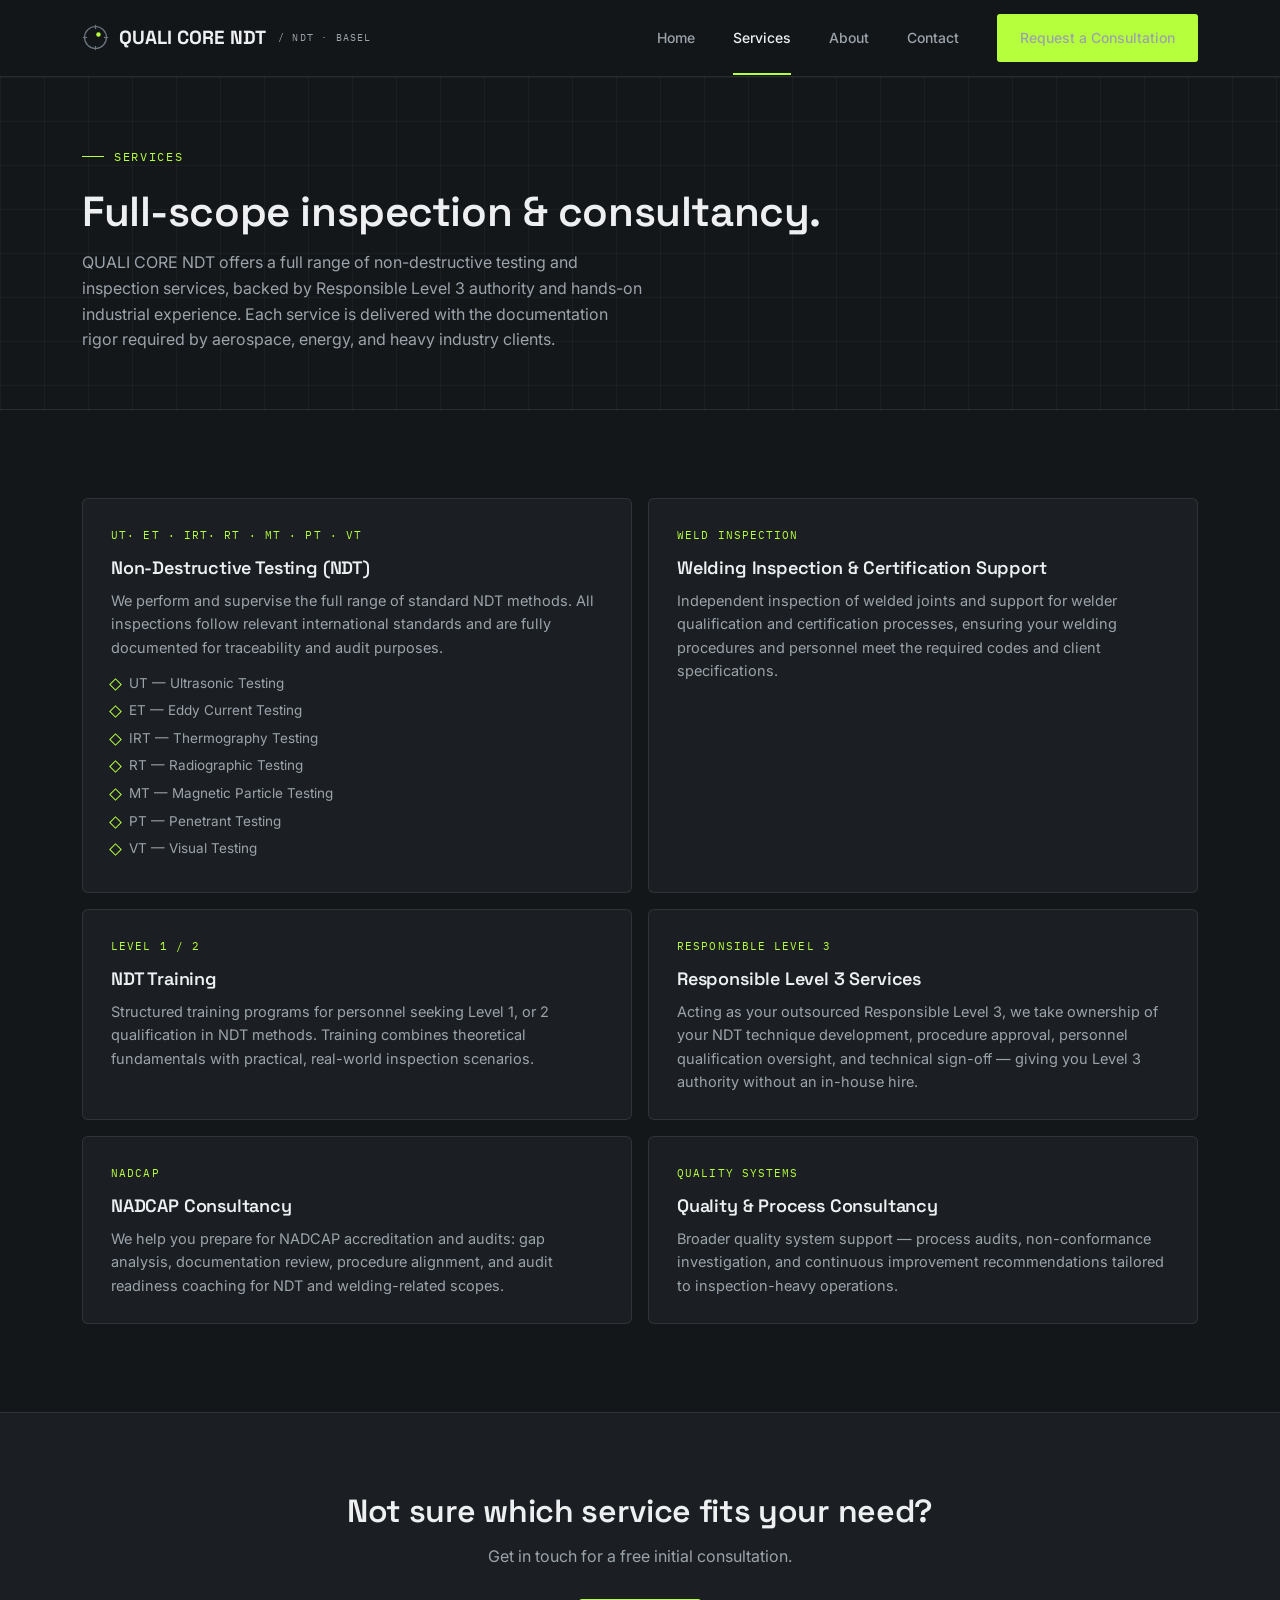
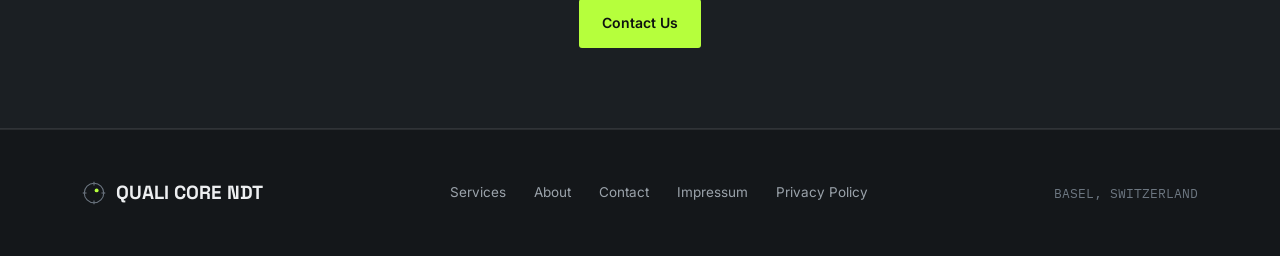
<file: services.html>
<!DOCTYPE html>
<html lang="en">
<head>
<meta charset="UTF-8">
<meta name="viewport" content="width=device-width, initial-scale=1.0">
<title>NDT Services — UT, ET, IRT, RT, MT, PT, VT, Welding Inspection, Training | QUALI CORE NDT</title>
<meta name="description" content="Full-scope non-destructive testing services including UT, RT, MT, PT, VT, welding inspection, NDT training, and NADCAP consultancy for industrial and aerospace clients.">
<link rel="icon" type="image/svg+xml" href="favicon.svg">
<link rel="stylesheet" href="styles.css">
</head>
<body>

<header class="site-header">
  <div class="wrap">
    <a href="index.html" class="logo"><svg class="logo-mark" viewBox="0 0 32 32" xmlns="http://www.w3.org/2000/svg"><circle cx="16" cy="16" r="13" fill="none" stroke="#6C7680" stroke-width="1.4"/><line x1="16" y1="1" x2="16" y2="6" stroke="#6C7680" stroke-width="1.4"/><line x1="16" y1="26" x2="16" y2="31" stroke="#6C7680" stroke-width="1.4"/><line x1="1" y1="16" x2="6" y2="16" stroke="#6C7680" stroke-width="1.4"/><line x1="26" y1="16" x2="31" y2="16" stroke="#6C7680" stroke-width="1.4"/><circle cx="19.5" cy="12.5" r="2.6" fill="#B6FF3C"/></svg>QUALI CORE NDT<span class="sub">/ NDT · BASEL</span></a>
    <nav class="main-nav">
      <a href="index.html">Home</a>
      <a href="services.html" class="active">Services</a>
      <a href="about.html">About</a>
      <a href="contact.html">Contact</a>
      <a href="contact.html" class="btn btn-primary">Request a Consultation</a>
    </nav>
    <button class="menu-toggle" aria-label="Menu">☰</button>
  </div>
</header>

<section class="page-hero blueprint">
  <div class="wrap">
    <div class="eyebrow">SERVICES</div>
    <h1>Full-scope inspection &amp; consultancy.</h1>
    <p>QUALI CORE NDT offers a full range of non-destructive testing and inspection services, backed by Responsible Level 3 authority and hands-on industrial experience. Each service is delivered with the documentation rigor required by aerospace, energy, and heavy industry clients.</p>
  </div>
</section>

<section>
  <div class="wrap">
    <div class="services-grid">

      <div class="service-card">
        <span class="code mono">UT· ET · IRT· RT · MT · PT · VT</span>
        <h3>Non-Destructive Testing (NDT)</h3>
        <p>We perform and supervise the full range of standard NDT methods. All inspections follow relevant international standards and are fully documented for traceability and audit purposes.</p>
        <ul>
          <li>UT — Ultrasonic Testing</li>
          <li>ET — Eddy Current Testing</li>
          <li>IRT — Thermography Testing</li>
          <li>RT — Radiographic Testing</li>
          <li>MT — Magnetic Particle Testing</li>
          <li>PT — Penetrant Testing</li>
          <li>VT — Visual Testing</li>
        </ul>
      </div>

      <div class="service-card">
        <span class="code mono">WELD INSPECTION</span>
        <h3>Welding Inspection &amp; Certification Support</h3>
        <p>Independent inspection of welded joints and support for welder qualification and certification processes, ensuring your welding procedures and personnel meet the required codes and client specifications.</p>
      </div>

      <div class="service-card">
        <span class="code mono">LEVEL 1 / 2  </span>
        <h3>NDT Training</h3>
        <p>Structured training programs for personnel seeking Level 1, or 2 qualification in NDT methods. Training combines theoretical fundamentals with practical, real-world inspection scenarios.</p>
      </div>

      <div class="service-card">
        <span class="code mono">RESPONSIBLE LEVEL 3</span>
        <h3>Responsible Level 3 Services</h3>
        <p>Acting as your outsourced Responsible Level 3, we take ownership of your NDT technique development, procedure approval, personnel qualification oversight, and technical sign-off — giving you Level 3 authority without an in-house hire.</p>
      </div>

      <div class="service-card">
        <span class="code mono">NADCAP</span>
        <h3>NADCAP Consultancy</h3>
        <p>We help you prepare for NADCAP accreditation and audits: gap analysis, documentation review, procedure alignment, and audit readiness coaching for NDT and welding-related scopes.</p>
      </div>

      <div class="service-card">
        <span class="code mono">QUALITY SYSTEMS</span>
        <h3>Quality &amp; Process Consultancy</h3>
        <p>Broader quality system support — process audits, non-conformance investigation, and continuous improvement recommendations tailored to inspection-heavy operations.</p>
      </div>

    </div>
  </div>
</section>

<section class="cta-band">
  <div class="wrap">
    <h2>Not sure which service fits your need?</h2>
    <p>Get in touch for a free initial consultation.</p>
    <a href="contact.html" class="btn btn-primary">Contact Us</a>
  </div>
</section>

<footer>
  <div class="wrap">
    <div class="logo"><svg class="logo-mark" viewBox="0 0 32 32" xmlns="http://www.w3.org/2000/svg"><circle cx="16" cy="16" r="13" fill="none" stroke="#6C7680" stroke-width="1.4"/><line x1="16" y1="1" x2="16" y2="6" stroke="#6C7680" stroke-width="1.4"/><line x1="16" y1="26" x2="16" y2="31" stroke="#6C7680" stroke-width="1.4"/><line x1="1" y1="16" x2="6" y2="16" stroke="#6C7680" stroke-width="1.4"/><line x1="26" y1="16" x2="31" y2="16" stroke="#6C7680" stroke-width="1.4"/><circle cx="19.5" cy="12.5" r="2.6" fill="#B6FF3C"/></svg>QUALI CORE NDT</div>
    <div class="foot-links">
      <a href="services.html">Services</a>
      <a href="about.html">About</a>
      <a href="contact.html">Contact</a>
      <a href="impressum.html">Impressum</a>
      <a href="privacy-policy.html">Privacy Policy</a>
    </div>
    <div class="copy">BASEL, SWITZERLAND</div>
  </div>
</footer>

<script src="script.js"></script>
</body>
</html>
</file>
<file: styles.css>
@import url('https://fonts.googleapis.com/css2?family=Space+Grotesk:wght@500;600;700&family=Inter:wght@400;500;600&family=IBM+Plex+Mono:wght@400;500&display=swap');

:root{
  --bg: #14171A;
  --bg-panel: #1B1F23;
  --bg-panel-alt: #23282D;
  --steel: #4A5560;
  --steel-light: #6C7680;
  --text: #EDEFF1;
  --text-muted: #9BA3AB;
  --accent: #B6FF3C;
  --accent-dim: rgba(182,255,60,0.14);
  --swiss: #D8443C;
  --border: rgba(255,255,255,0.09);
  --max: 1180px;
}

*{box-sizing:border-box;margin:0;padding:0}
html{scroll-behavior:smooth}
body{
  background:var(--bg);
  color:var(--text);
  font-family:'Inter',sans-serif;
  font-size:16px;
  line-height:1.6;
  -webkit-font-smoothing:antialiased;
}
h1,h2,h3,h4{
  font-family:'Space Grotesk',sans-serif;
  font-weight:600;
  letter-spacing:-0.01em;
  line-height:1.15;
}
a{color:inherit;text-decoration:none}
img{max-width:100%;display:block}
.mono{
  font-family:'IBM Plex Mono',monospace;
  letter-spacing:0.04em;
}
.wrap{max-width:var(--max);margin:0 auto;padding:0 32px}

/* ---------- Blueprint texture ---------- */
.blueprint{
  background-image:
    linear-gradient(rgba(255,255,255,0.035) 1px, transparent 1px),
    linear-gradient(90deg, rgba(255,255,255,0.035) 1px, transparent 1px);
  background-size:44px 44px;
}

/* ---------- Header ---------- */
.site-header{
  position:sticky;top:0;z-index:100;
  background:rgba(20,23,26,0.88);
  backdrop-filter:blur(10px);
  border-bottom:1px solid var(--border);
}
.site-header .wrap{
  display:flex;align-items:center;justify-content:space-between;
  height:76px;
}
.logo{
  font-family:'Space Grotesk',sans-serif;
  font-weight:700;
  font-size:19px;
  display:flex;align-items:center;gap:10px;
}
.logo .dot{
  width:8px;height:8px;border-radius:50%;
  background:var(--accent);
  box-shadow:0 0 10px var(--accent);
}
.logo-mark{
  width:27px;height:27px;flex-shrink:0;
}
footer .logo .logo-mark{width:24px;height:24px}
.logo .sub{
  font-family:'IBM Plex Mono',monospace;
  font-size:10px;
  color:var(--text-muted);
  font-weight:400;
  letter-spacing:0.12em;
  margin-left:2px;
}
nav.main-nav{display:flex;align-items:center;gap:38px}
nav.main-nav a{
  font-size:14px;font-weight:500;color:var(--text-muted);
  transition:color .2s;
  position:relative;
}
nav.main-nav a:hover, nav.main-nav a.active{color:var(--text)}
nav.main-nav a.active::after{
  content:'';position:absolute;left:0;right:0;bottom:-26px;height:2px;background:var(--accent);
}
.btn{
  display:inline-flex;align-items:center;gap:8px;
  padding:12px 22px;
  font-size:14px;font-weight:600;
  border-radius:3px;
  border:1px solid transparent;
  cursor:pointer;
  transition:all .2s;
}
.btn-primary{
  background:var(--accent);
  color:#0E1310;
}
.btn-primary:hover{background:#c9ff6a}
.btn-outline{
  border-color:var(--border);
  color:var(--text);
}
.btn-outline:hover{border-color:var(--steel-light)}
.menu-toggle{display:none;background:none;border:0;color:var(--text);font-size:24px;cursor:pointer}

/* ---------- Hero ---------- */
.hero{
  position:relative;
  padding:96px 0 110px;
  overflow:hidden;
  border-bottom:1px solid var(--border);
}
.hero .wrap{
  display:grid;
  grid-template-columns:1.05fr 0.95fr;
  gap:56px;
  align-items:center;
}
.eyebrow{
  font-family:'IBM Plex Mono',monospace;
  font-size:12px;
  color:var(--accent);
  letter-spacing:0.14em;
  display:flex;align-items:center;gap:10px;
  margin-bottom:22px;
}
.eyebrow::before{content:'';width:22px;height:1px;background:var(--accent)}
.hero h1{
  font-size:52px;
  margin-bottom:22px;
}
.hero h1 .line2{color:var(--steel-light)}
.hero p.lede{
  font-size:17px;
  color:var(--text-muted);
  max-width:520px;
  margin-bottom:34px;
}
.hero-ctas{display:flex;gap:14px;flex-wrap:wrap}

/* Scan visual */
.scan-panel{
  position:relative;
  background:var(--bg-panel);
  border:1px solid var(--border);
  border-radius:6px;
  height:420px;
  overflow:hidden;
}
.scan-panel .grid-bg{
  position:absolute;inset:0;
  background-image:
    linear-gradient(rgba(255,255,255,0.05) 1px, transparent 1px),
    linear-gradient(90deg, rgba(255,255,255,0.05) 1px, transparent 1px);
  background-size:28px 28px;
}
.oscilloscope{
  position:absolute;left:8%;right:8%;top:18%;bottom:26%;
}
.oscilloscope .baseline{
  stroke:var(--steel);
  stroke-width:1;
}
.oscilloscope .trace{
  fill:none;
  stroke:var(--accent);
  stroke-width:2;
  stroke-linejoin:round;
  stroke-linecap:round;
  filter:drop-shadow(0 0 5px var(--accent));
  stroke-dasharray:300;
  stroke-dashoffset:300;
  animation:reveal-trace 3.4s ease-in-out infinite;
}
.sweep-line{
  position:absolute;top:0;bottom:0;left:0;width:1px;
  background:rgba(182,255,60,0.6);
  box-shadow:0 0 8px rgba(182,255,60,0.5);
  animation:sweep-x 3.4s ease-in-out infinite;
}
.scan-tag{
  position:absolute;
  font-family:'IBM Plex Mono',monospace;
  font-size:9.5px;
  color:var(--text-muted);
  letter-spacing:0.04em;
  white-space:nowrap;
}
.scan-tag.ip{left:9%;top:14%}
.scan-tag.flaw{left:47%;top:14%;color:var(--accent);opacity:0;animation:label-in 3.4s ease-in-out infinite}
.scan-tag.bw{left:83%;top:14%}
.scan-panel .corner{
  position:absolute;width:16px;height:16px;
  border:1px solid var(--steel-light);
  opacity:0.6;
}
.corner.tl{top:16px;left:16px;border-right:0;border-bottom:0}
.corner.tr{top:16px;right:16px;border-left:0;border-bottom:0}
.corner.bl{bottom:16px;left:16px;border-right:0;border-top:0}
.corner.br{bottom:16px;right:16px;border-left:0;border-top:0}
.scan-panel .readout{
  position:absolute;bottom:18px;left:18px;right:18px;
  display:flex;justify-content:space-between;
  font-family:'IBM Plex Mono',monospace;
  font-size:10px;
  color:var(--text-muted);
  letter-spacing:0.06em;
}

@keyframes reveal-trace{
  0%,8%{stroke-dashoffset:300}
  60%,90%{stroke-dashoffset:0}
  100%{stroke-dashoffset:0}
}
@keyframes sweep-x{
  0%,8%{transform:translateX(0)}
  60%,90%{transform:translateX(100%)}
  100%{transform:translateX(100%)}
}
@keyframes label-in{
  0%,45%{opacity:0}
  62%,90%{opacity:1}
  100%{opacity:0}
}
@media (prefers-reduced-motion: reduce){
  .oscilloscope .trace, .sweep-line, .scan-tag.flaw{animation:none !important}
  .oscilloscope .trace{stroke-dashoffset:0}
  .sweep-line{opacity:0}
  .scan-tag.flaw{opacity:1}
}

/* ---------- Sections generic ---------- */
section{padding:88px 0}
.section-head{max-width:640px;margin-bottom:56px}
.section-head .eyebrow{margin-bottom:16px}
.section-head h2{font-size:34px;margin-bottom:14px}
.section-head p{color:var(--text-muted);font-size:16px}

/* Feature blocks */
.features{
  display:grid;grid-template-columns:repeat(3,1fr);gap:1px;
  background:var(--border);
  border:1px solid var(--border);
  border-radius:6px;
  overflow:hidden;
}
.feature{
  background:var(--bg-panel);
  padding:36px 30px;
}
.feature .num{
  font-family:'IBM Plex Mono',monospace;
  font-size:12px;color:var(--accent);
  margin-bottom:18px;display:block;
}
.feature h3{font-size:19px;margin-bottom:12px}
.feature p{color:var(--text-muted);font-size:14.5px}

/* Services grid (teaser + full) */
.services-grid{
  display:grid;grid-template-columns:repeat(2,1fr);gap:16px;
}
.service-card{
  background:var(--bg-panel);
  border:1px solid var(--border);
  border-radius:6px;
  padding:28px 28px 26px;
  transition:border-color .2s;
}
.service-card:hover{border-color:var(--steel)}
.service-card .code{
  font-family:'IBM Plex Mono',monospace;
  font-size:11px;
  color:var(--accent);
  letter-spacing:0.1em;
  display:block;
  margin-bottom:14px;
}
.service-card h3{font-size:18px;margin-bottom:10px}
.service-card p{color:var(--text-muted);font-size:14.5px}
.service-card ul{
  margin-top:14px;
  list-style:none;
}
.service-card ul li{
  font-size:13.5px;
  color:var(--text-muted);
  padding-left:18px;
  position:relative;
  margin-bottom:6px;
}
.service-card ul li::before{
  content:'';
  position:absolute;left:0;top:7px;
  width:7px;height:7px;
  border:1px solid var(--accent);
  transform:rotate(45deg);
}

/* CTA band */
.cta-band{
  background:var(--bg-panel);
  border-top:1px solid var(--border);
  border-bottom:1px solid var(--border);
  text-align:center;
  padding:80px 0;
}
.cta-band h2{font-size:32px;margin-bottom:14px}
.cta-band p{color:var(--text-muted);max-width:480px;margin:0 auto 30px}

/* Footer */
footer{padding:48px 0;border-top:1px solid var(--border)}
footer .wrap{
  display:flex;justify-content:space-between;align-items:center;flex-wrap:wrap;gap:16px;
}
footer .foot-links{display:flex;gap:28px}
footer a{color:var(--text-muted);font-size:13.5px}
footer a:hover{color:var(--text)}
footer .copy{font-size:12.5px;color:var(--steel-light);font-family:'IBM Plex Mono',monospace}

/* Page hero (inner pages) */
.page-hero{
  padding:70px 0 56px;
  border-bottom:1px solid var(--border);
}
.page-hero h1{font-size:42px;margin-bottom:14px}
.page-hero p{color:var(--text-muted);font-size:16px;max-width:560px}

/* About */
.about-grid{
  display:grid;grid-template-columns:1.3fr 1fr;gap:56px;
  align-items:start;
}
.about-grid p{color:var(--text-muted);margin-bottom:18px;font-size:15.5px}
.credentials{
  background:var(--bg-panel);
  border:1px solid var(--border);
  border-radius:6px;
  padding:28px;
}
.credentials h3{
  font-family:'IBM Plex Mono',monospace;
  font-size:12px;
  letter-spacing:0.1em;
  color:var(--accent);
  margin-bottom:18px;
  text-transform:uppercase;
}
.credentials ul{list-style:none}
.credentials li{
  padding:12px 0;
  border-top:1px solid var(--border);
  font-size:14px;
  color:var(--text-muted);
}
.credentials li:first-child{border-top:0}

/* Contact */
.contact-grid{
  display:grid;grid-template-columns:0.85fr 1.15fr;gap:56px;
}
.contact-info .item{margin-bottom:26px}
.contact-info .item .label{
  font-family:'IBM Plex Mono',monospace;
  font-size:11px;color:var(--accent);
  letter-spacing:0.1em;display:block;margin-bottom:6px;
}
.contact-info .item .value{font-size:15.5px}
form.inquiry{
  background:var(--bg-panel);
  border:1px solid var(--border);
  border-radius:6px;
  padding:32px;
}
.form-row{display:grid;grid-template-columns:1fr 1fr;gap:16px;margin-bottom:16px}
.field{margin-bottom:16px}
.field label{
  display:block;font-size:12.5px;color:var(--text-muted);margin-bottom:7px;
  font-family:'IBM Plex Mono',monospace;letter-spacing:0.04em;
}
.field input, .field select, .field textarea{
  width:100%;
  background:var(--bg);
  border:1px solid var(--border);
  border-radius:4px;
  padding:12px 14px;
  color:var(--text);
  font-family:'Inter',sans-serif;
  font-size:14.5px;
}
.field input:focus, .field select:focus, .field textarea:focus{
  outline:none;border-color:var(--accent);
}
.field textarea{resize:vertical;min-height:110px}
.form-note{
  font-size:12.5px;color:var(--steel-light);margin-top:10px;
}

/* Responsive */
@media (max-width:900px){
  nav.main-nav{
    position:fixed;top:76px;left:0;right:0;bottom:0;
    background:var(--bg);
    flex-direction:column;
    padding:32px;
    gap:26px;
    align-items:flex-start;
    display:none;
    border-top:1px solid var(--border);
  }
  nav.main-nav.open{display:flex}
  .menu-toggle{display:block}
  .hero .wrap{grid-template-columns:1fr}
  .hero h1{font-size:38px}
  .scan-panel{height:280px}
  .features{grid-template-columns:1fr}
  .services-grid{grid-template-columns:1fr}
  .about-grid{grid-template-columns:1fr}
  .contact-grid{grid-template-columns:1fr}
  .form-row{grid-template-columns:1fr}
  .wrap{padding:0 20px}
  section{padding:60px 0}
}
/* Mobil Menü - Kesin Katman ve Arka Plan Düzeltmesi */
@media (max-width: 900px) {
  .site-header {
    background: #14171A !important; /* Başlığın arkasını tam siyah yapar */
    z-index: 99999 !important; /* En üst katmana alır */
    backdrop-filter: none !important; /* Şeffaflık yaratan cam efektini kapatır */
  }
  
  .menu-toggle {
    display: block !important;
    color: #B6FF3C !important; 
    z-index: 100000 !important;
  }

  nav.main-nav.open {
    display: flex !important;
    position: fixed !important;
    top: 76px;
    left: 0;
    right: 0;
    bottom: 0;
    height: 100vh !important;
    background-color: #14171A !important; /* Alttaki yazıları %100 örter */
    flex-direction: column;
    padding: 40px;
    z-index: 99998 !important;
  }
  
  nav.main-nav.open a {
    color: #FFFFFF !important;
    font-size: 20px !important;
    margin-bottom: 24px;
  }
}
</file>
